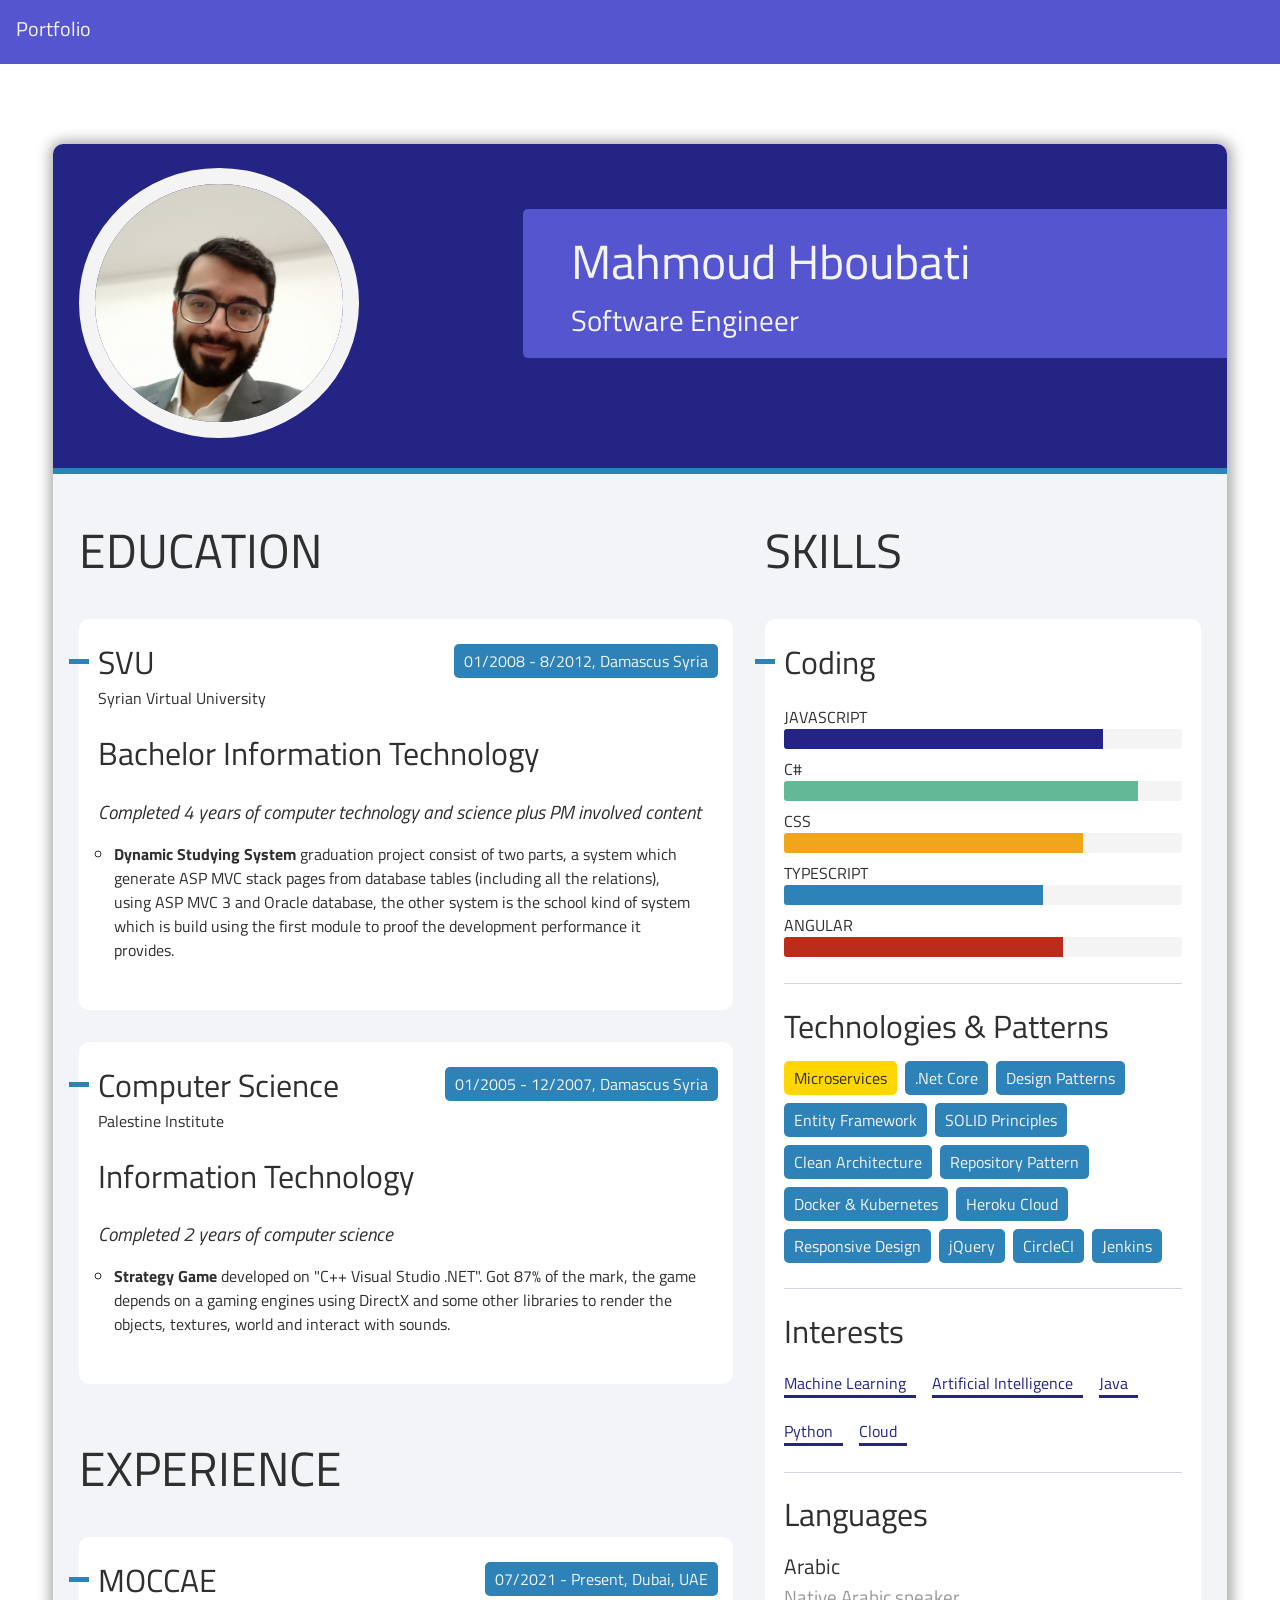
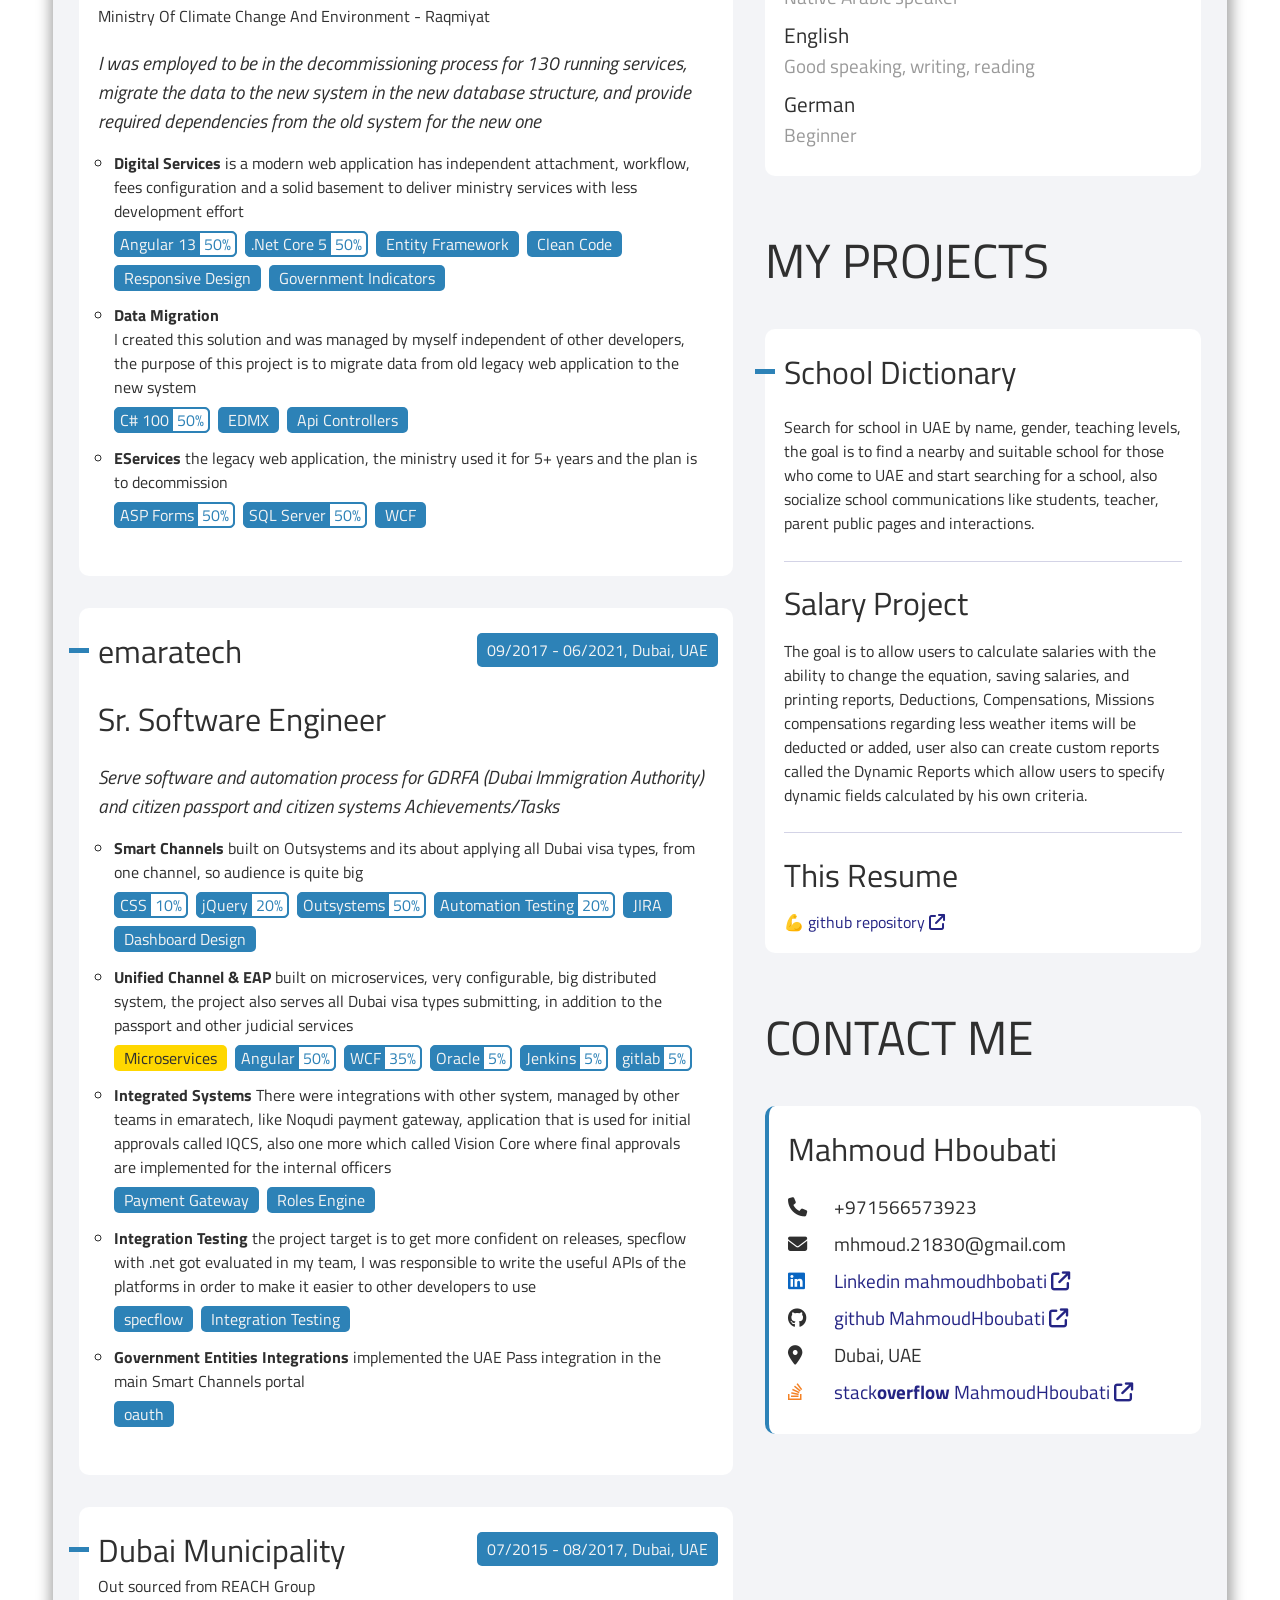
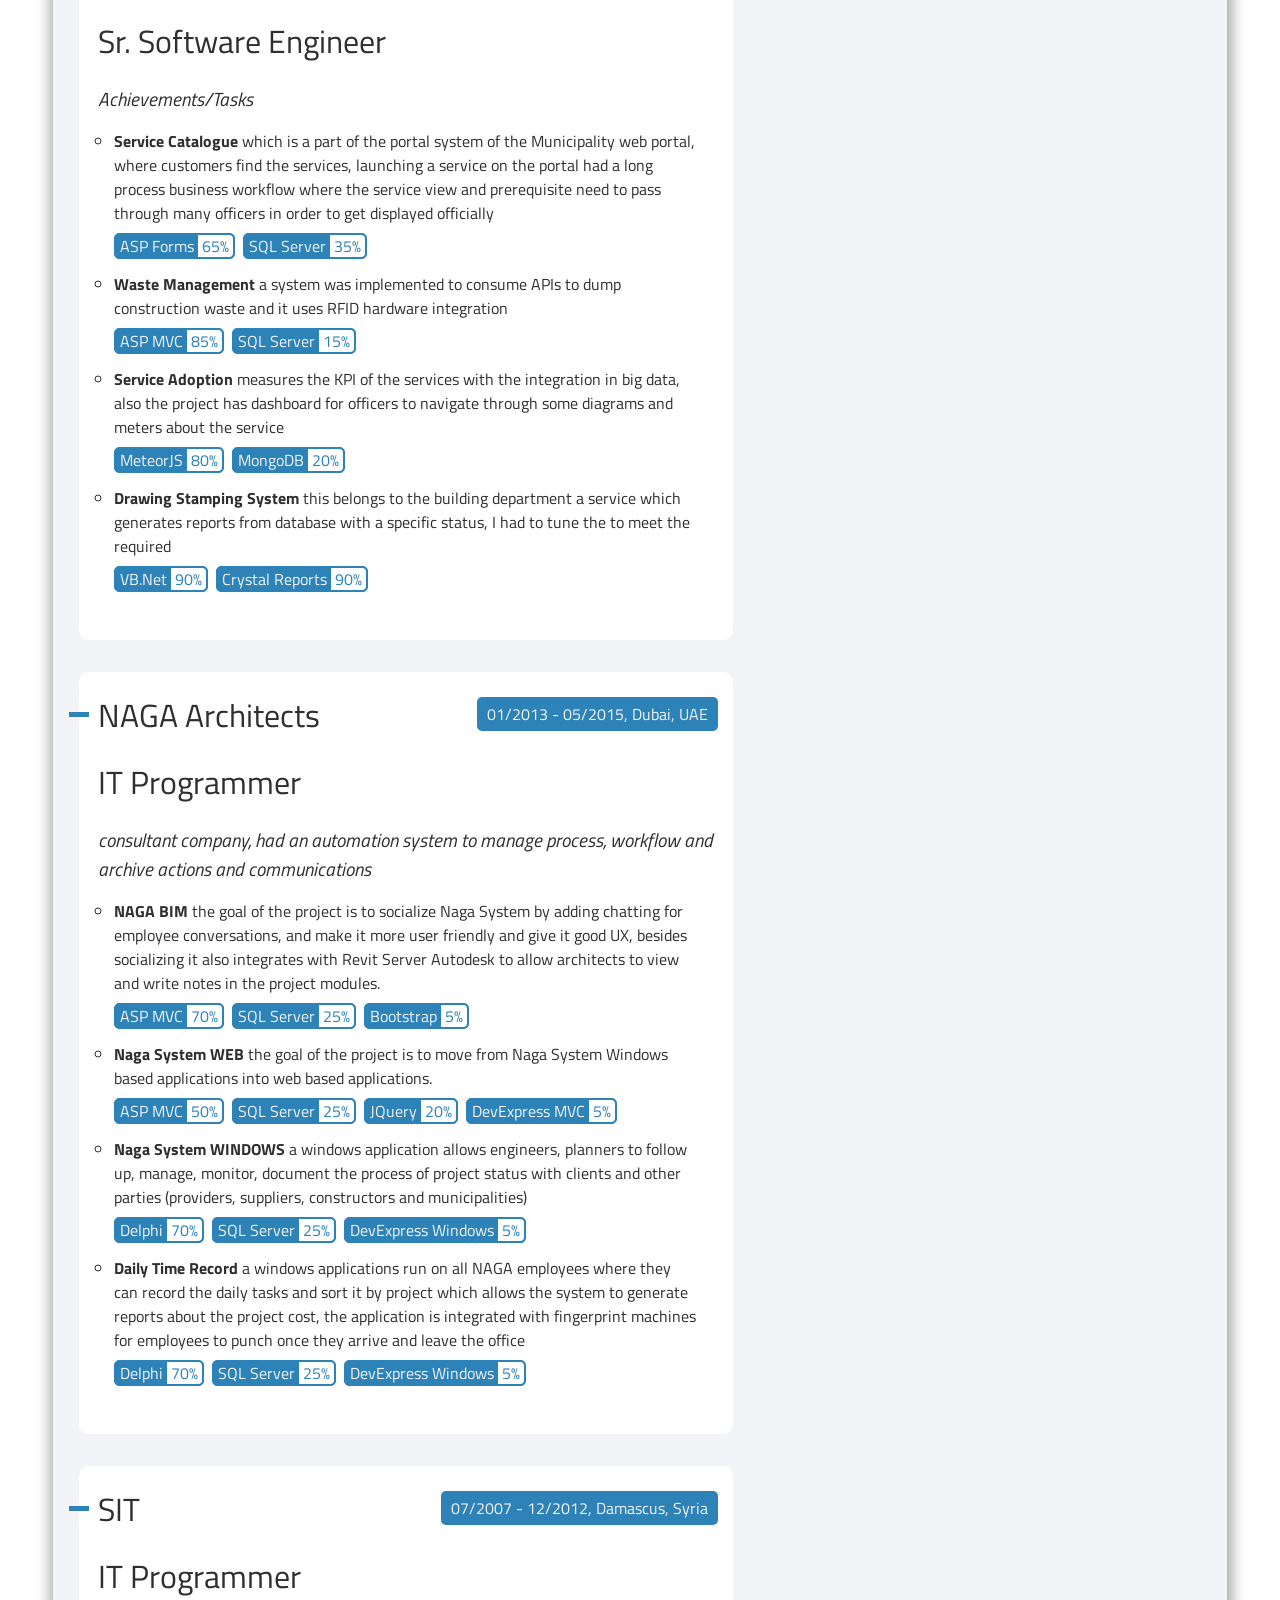
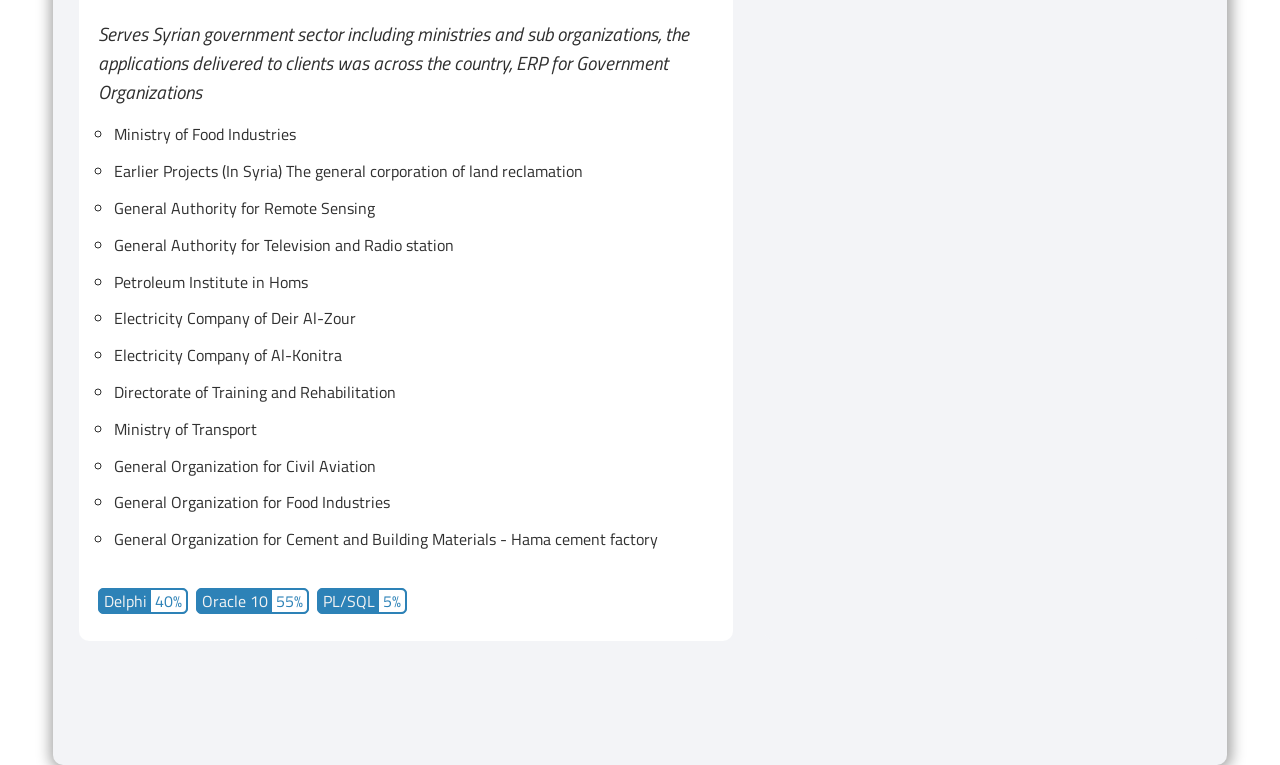
<file: index.html>
<!DOCTYPE html>
<html lang="en">
  <head>
    <meta charset="UTF-8" />
    <meta http-equiv="X-UA-Compatible" content="IE=edge" />
    <meta name="viewport" content="width=device-width" />
    <title>Mahmoud Hboubati - Portfolio</title>
    <link rel="stylesheet" href="./style.css" />
    <link
      rel="stylesheet"
      href="https://cdnjs.cloudflare.com/ajax/libs/font-awesome/6.1.1/css/all.min.css"
      integrity="sha512-KfkfwYDsLkIlwQp6LFnl8zNdLGxu9YAA1QvwINks4PhcElQSvqcyVLLD9aMhXd13uQjoXtEKNosOWaZqXgel0g=="
      crossorigin="anonymous"
      referrerpolicy="no-referrer"
    />
    <link rel="stylesheet" href="/assets/styles/animate.css" />
    <link rel="stylesheet" href="/assets/styles/print.css" />
    <link rel="stylesheet" href="/assets/styles/responsive.css" />
  </head>
  <body>
    <nav class="nav-bar">
      <a href="#" class="navbar-brand">Portfolio</a>
    </nav>
    <!-- <div class="background"></div> -->
    <main id="main-container" class="container">
      <section class="section section-head">
        <div class="avatar-container">
          <img class="avatar" src="assets/images/avatar.jpg" />
        </div>
        <div class="light x1"></div>
        <div class="light x2"></div>
        <div class="light x3"></div>
        <div class="light x4"></div>
        <div class="light x5"></div>
        <div class="light x6"></div>
        <div class="light x7"></div>
        <div class="light x8"></div>
        <div class="light x9"></div>
        <div class="section-head-line">
          Mahmoud Hboubati
          <small>Software Engineer</small>
        </div>
      </section>
      <section class="section section-body">
        <div class="side">
          <div class="side-header">Education</div>
          <div class="card">
            <div class="card-header">
              SVU<small>Syrian Virtual University</small>
            </div>
            <div class="card-header">Bachelor Information Technology</div>
            <div class="badge card-badge">01/2008 - 8/2012, Damascus Syria</div>
            <div class="card-body">
              <div class="card-brief">
                Completed 4 years of computer technology and science plus PM
                involved content
              </div>
              <ul class="list">
                <li class="list-item">
                  <span class="list-item-title">Dynamic Studying System</span>
                  graduation project consist of two parts, a system which
                  generate ASP MVC stack pages from database tables (including
                  all the relations), using ASP MVC 3 and Oracle database, the
                  other system is the school kind of system which is build using
                  the first module to proof the development performance it
                  provides.
                </li>
              </ul>
            </div>
          </div>
          <div class="card">
            <div class="card-header">
              Computer Science<small>Palestine Institute</small>
            </div>
            <div class="card-header">Information Technology</div>
            <div class="badge card-badge">
              01/2005 - 12/2007, Damascus Syria
            </div>
            <div class="card-body">
              <div class="card-brief">
                Completed 2 years of computer science
              </div>
              <ul class="list">
                <li class="list-item">
                  <span class="list-item-title">Strategy Game</span>
                  developed on "C++ Visual Studio .NET". Got 87% of the mark,
                  the game depends on a gaming engines using DirectX and some
                  other libraries to render the objects, textures, world and
                  interact with sounds.
                </li>
              </ul>
            </div>
          </div>
          <div class="side-header">Experience</div>
          <div class="card">
            <div class="card-header">
              MOCCAE
              <small
                >Ministry Of Climate Change And Environment - Raqmiyat</small
              >
            </div>
            <div class="card-header card-header-small"></div>
            <div class="badge card-badge">07/2021 - Present, Dubai, UAE</div>
            <div class="card-body">
              <div class="card-brief">
                I was employed to be in the decommissioning process for 130
                running services, migrate the data to the new system in the new
                database structure, and provide required dependencies from the
                old system for the new one
              </div>
              <ul class="list">
                <li class="list-item">
                  <span class="list-item-title"> Digital Services </span> is a
                  modern web application has independent attachment, workflow,
                  fees configuration and a solid basement to deliver ministry
                  services with less development effort
                  <div class="badge-container">
                    <div class="badge badge-has-extend badge-small">
                      Angular 13
                      <div class="badge-extend">50%</div>
                    </div>
                    <div class="badge badge-has-extend badge-small">
                      .Net Core 5
                      <div class="badge-extend">50%</div>
                    </div>
                    <div class="badge badge-small">Entity Framework</div>
                    <div class="badge badge-small">Clean Code</div>
                    <div class="badge badge-small">Responsive Design</div>
                    <div class="badge badge-small">Government Indicators</div>
                  </div>
                </li>
                <li class="list-item">
                  <div class="list-item-title">Data Migration</div>
                  I created this solution and was managed by myself independent
                  of other developers, the purpose of this project is to migrate
                  data from old legacy web application to the new system
                  <div class="badge-container">
                    <div class="badge badge-has-extend badge-small">
                      C# 100
                      <div class="badge-extend">50%</div>
                    </div>
                    <div class="badge badge-small">EDMX</div>
                    <div class="badge badge-small">Api Controllers</div>
                  </div>
                </li>
                <li class="list-item">
                  <span class="list-item-title"> EServices </span> the legacy
                  web application, the ministry used it for 5+ years and the
                  plan is to decommission
                  <div class="badge-container">
                    <div class="badge badge-has-extend badge-small">
                      ASP Forms
                      <div class="badge-extend">50%</div>
                    </div>
                    <div class="badge badge-has-extend badge-small">
                      SQL Server
                      <div class="badge-extend">50%</div>
                    </div>
                    <div class="badge badge-small">WCF</div>
                  </div>
                </li>
              </ul>
            </div>
          </div>
          <div class="card">
            <div class="card-header">emaratech</div>
            <div class="card-header">Sr. Software Engineer</div>
            <div class="badge card-badge">09/2017 - 06/2021, Dubai, UAE</div>
            <div class="card-body">
              <div class="card-brief">
                Serve software and automation process for GDRFA (Dubai
                Immigration Authority) and citizen passport and citizen systems
                Achievements/Tasks
              </div>
              <ul class="list">
                <li class="list-item">
                  <span class="list-item-title">Smart Channels</span>
                  built on Outsystems and its about applying all Dubai visa
                  types, from one channel, so audience is quite big
                  <div class="badge-container">
                    <div class="badge badge-has-extend badge-small">
                      CSS
                      <div class="badge-extend">10%</div>
                    </div>
                    <div class="badge badge-has-extend badge-small">
                      jQuery
                      <div class="badge-extend">20%</div>
                    </div>
                    <div class="badge badge-has-extend badge-small">
                      Outsystems
                      <div class="badge-extend">50%</div>
                    </div>
                    <div class="badge badge-has-extend badge-small">
                      Automation Testing
                      <div class="badge-extend">20%</div>
                    </div>
                    <div class="badge badge-small">JIRA</div>
                    <div class="badge badge-small">Dashboard Design</div>
                  </div>
                </li>
                <li class="list-item">
                  <span class="list-item-title">Unified Channel & EAP</span>
                  built on microservices, very configurable, big distributed
                  system, the project also serves all Dubai visa types
                  submitting, in addition to the passport and other judicial
                  services
                  <div class="badge-container">
                    <div class="badge badge-small badge-golden">
                      Microservices
                    </div>
                    <div class="badge badge-has-extend badge-small">
                      Angular
                      <div class="badge-extend">50%</div>
                    </div>
                    <div class="badge badge-has-extend badge-small">
                      WCF
                      <div class="badge-extend">35%</div>
                    </div>
                    <div class="badge badge-has-extend badge-small">
                      Oracle
                      <div class="badge-extend">5%</div>
                    </div>
                    <div class="badge badge-has-extend badge-small">
                      Jenkins
                      <div class="badge-extend">5%</div>
                    </div>
                    <div class="badge badge-has-extend badge-small">
                      gitlab
                      <div class="badge-extend">5%</div>
                    </div>
                  </div>
                </li>
                <li class="list-item">
                  <span class="list-item-title">Integrated Systems</span>
                  There were integrations with other system, managed by other
                  teams in emaratech, like Noqudi payment gateway, application
                  that is used for initial approvals called IQCS, also one more
                  which called Vision Core where final approvals are implemented
                  for the internal officers
                  <div class="badge-container">
                    <div class="badge badge-small">Payment Gateway</div>
                    <div class="badge badge-small">Roles Engine</div>
                  </div>
                </li>
                <li class="list-item">
                  <span class="list-item-title">Integration Testing</span>
                  the project target is to get more confident on releases,
                  specflow with .net got evaluated in my team, I was responsible
                  to write the useful APIs of the platforms in order to make it
                  easier to other developers to use
                  <div class="badge-container">
                    <div class="badge badge-small">specflow</div>
                    <div class="badge badge-small">Integration Testing</div>
                  </div>
                </li>
                <li class="list-item">
                  <span class="list-item-title"
                    >Government Entities Integrations</span
                  >
                  implemented the UAE Pass integration in the main Smart
                  Channels portal
                  <div class="badge-container">
                    <div class="badge badge-small">oauth</div>
                  </div>
                </li>
              </ul>
            </div>
          </div>
          <div class="card">
            <div class="card-header">
              Dubai Municipality <small>Out sourced from REACH Group</small>
            </div>
            <div class="card-header">Sr. Software Engineer</div>
            <div class="badge card-badge">07/2015 - 08/2017, Dubai, UAE</div>
            <div class="card-body">
              <div class="card-brief">Achievements/Tasks</div>
              <ul class="list">
                <li class="list-item">
                  <span class="list-item-title">Service Catalogue</span>
                  which is a part of the portal system of the Municipality web
                  portal, where customers find the services, launching a service
                  on the portal had a long process business workflow where the
                  service view and prerequisite need to pass through many
                  officers in order to get displayed officially
                  <div class="badge-container">
                    <div class="badge badge-has-extend badge-small">
                      ASP Forms
                      <div class="badge-extend">65%</div>
                    </div>
                    <div class="badge badge-has-extend badge-small">
                      SQL Server
                      <div class="badge-extend">35%</div>
                    </div>
                  </div>
                </li>
                <li class="list-item">
                  <span class="list-item-title">Waste Management</span>
                  a system was implemented to consume APIs to dump construction
                  waste and it uses RFID hardware integration
                  <div class="badge-container">
                    <div class="badge badge-has-extend badge-small">
                      ASP MVC
                      <div class="badge-extend">85%</div>
                    </div>
                    <div class="badge badge-has-extend badge-small">
                      SQL Server
                      <div class="badge-extend">15%</div>
                    </div>
                  </div>
                </li>
                <li class="list-item">
                  <span class="list-item-title">Service Adoption</span>
                  measures the KPI of the services with the integration in big
                  data, also the project has dashboard for officers to navigate
                  through some diagrams and meters about the service
                  <div class="badge-container">
                    <div class="badge badge-has-extend badge-small">
                      MeteorJS
                      <div class="badge-extend">80%</div>
                    </div>
                    <div class="badge badge-has-extend badge-small">
                      MongoDB
                      <div class="badge-extend">20%</div>
                    </div>
                  </div>
                </li>
                <li class="list-item">
                  <span class="list-item-title">Drawing Stamping System</span>
                  this belongs to the building department a service which
                  generates reports from database with a specific status, I had
                  to tune the to meet the required
                  <div class="badge-container">
                    <div class="badge badge-has-extend badge-small">
                      VB.Net
                      <div class="badge-extend">90%</div>
                    </div>
                    <div class="badge badge-has-extend badge-small">
                      Crystal Reports
                      <div class="badge-extend">90%</div>
                    </div>
                  </div>
                </li>
              </ul>
            </div>
          </div>
          <div class="card">
            <div class="card-header">NAGA Architects</div>
            <div class="card-header">IT Programmer</div>
            <div class="badge card-badge">01/2013 - 05/2015, Dubai, UAE</div>
            <div class="card-body">
              <div class="card-brief">
                consultant company, had an automation system to manage process,
                workflow and archive actions and communications
              </div>
              <ul class="list">
                <li class="list-item">
                  <span class="list-item-title">NAGA BIM</span>
                  the goal of the project is to socialize Naga System by adding
                  chatting for employee conversations, and make it more user
                  friendly and give it good UX, besides socializing it also
                  integrates with Revit Server Autodesk to allow architects to
                  view and write notes in the project modules.
                  <div class="badge-container">
                    <div class="badge badge-has-extend badge-small">
                      ASP MVC
                      <div class="badge-extend">70%</div>
                    </div>
                    <div class="badge badge-has-extend badge-small">
                      SQL Server
                      <div class="badge-extend">25%</div>
                    </div>
                    <div class="badge badge-has-extend badge-small">
                      Bootstrap
                      <div class="badge-extend">5%</div>
                    </div>
                  </div>
                </li>
                <li class="list-item">
                  <span class="list-item-title">Naga System WEB</span>
                  the goal of the project is to move from Naga System Windows
                  based applications into web based applications.
                  <div class="badge-container">
                    <div class="badge badge-has-extend badge-small">
                      ASP MVC
                      <div class="badge-extend">50%</div>
                    </div>
                    <div class="badge badge-has-extend badge-small">
                      SQL Server
                      <div class="badge-extend">25%</div>
                    </div>
                    <div class="badge badge-has-extend badge-small">
                      JQuery
                      <div class="badge-extend">20%</div>
                    </div>
                    <div class="badge badge-has-extend badge-small">
                      DevExpress MVC
                      <div class="badge-extend">5%</div>
                    </div>
                  </div>
                </li>
                <li class="list-item">
                  <span class="list-item-title">Naga System WINDOWS</span>
                  a windows application allows engineers, planners to follow up,
                  manage, monitor, document the process of project status with
                  clients and other parties (providers, suppliers, constructors
                  and municipalities)
                  <div class="badge-container">
                    <div class="badge badge-has-extend badge-small">
                      Delphi
                      <div class="badge-extend">70%</div>
                    </div>
                    <div class="badge badge-has-extend badge-small">
                      SQL Server
                      <div class="badge-extend">25%</div>
                    </div>
                    <div class="badge badge-has-extend badge-small">
                      DevExpress Windows
                      <div class="badge-extend">5%</div>
                    </div>
                  </div>
                </li>
                <li class="list-item">
                  <span class="list-item-title">Daily Time Record </span>
                  a windows applications run on all NAGA employees where they
                  can record the daily tasks and sort it by project which allows
                  the system to generate reports about the project cost, the
                  application is integrated with fingerprint machines for
                  employees to punch once they arrive and leave the office
                  <div class="badge-container">
                    <div class="badge badge-has-extend badge-small">
                      Delphi
                      <div class="badge-extend">70%</div>
                    </div>
                    <div class="badge badge-has-extend badge-small">
                      SQL Server
                      <div class="badge-extend">25%</div>
                    </div>
                    <div class="badge badge-has-extend badge-small">
                      DevExpress Windows
                      <div class="badge-extend">5%</div>
                    </div>
                  </div>
                </li>
              </ul>
            </div>
          </div>
          <div class="card">
            <div class="card-header">SIT</div>
            <div class="card-header">IT Programmer</div>
            <div class="badge card-badge">
              07/2007 - 12/2012, Damascus, Syria
            </div>
            <div class="card-body">
              <div class="card-brief">
                Serves Syrian government sector including ministries and sub
                organizations, the applications delivered to clients was across
                the country, ERP for Government Organizations
              </div>
              <ul class="list">
                <li class="list-item">Ministry of Food Industries</li>
                <li class="list-item">
                  Earlier Projects (In Syria) The general corporation of land
                  reclamation
                </li>
                <li class="list-item">General Authority for Remote Sensing</li>
                <li class="list-item">
                  General Authority for Television and Radio station
                </li>
                <li class="list-item">Petroleum Institute in Homs</li>
                <li class="list-item">Electricity Company of Deir Al-Zour</li>
                <li class="list-item">Electricity Company of Al-Konitra</li>
                <li class="list-item">
                  Directorate of Training and Rehabilitation
                </li>
                <li class="list-item">Ministry of Transport</li>
                <li class="list-item">
                  General Organization for Civil Aviation
                </li>
                <li class="list-item">
                  General Organization for Food Industries
                </li>
                <li class="list-item">
                  General Organization for Cement and Building Materials - Hama
                  cement factory
                </li>
              </ul>
              <div class="badge-container">
                <div class="badge badge-has-extend badge-small">
                  Delphi
                  <div class="badge-extend">40%</div>
                </div>
                <div class="badge badge-has-extend badge-small">
                  Oracle 10
                  <div class="badge-extend">55%</div>
                </div>
                <div class="badge badge-has-extend badge-small">
                  PL/SQL
                  <div class="badge-extend">5%</div>
                </div>
              </div>
            </div>
          </div>
        </div>
        <div class="side side-small">
          <div class="side-header">Skills</div>
          <div class="card">
            <div class="card-header">Coding</div>
            <div class="card-body">
              <div class="progress-container">
                <div class="progress-title">Javascript</div>
                <div class="progress progress-primary">
                  <span class="progress-indicator" data-value="80"></span>
                </div>
              </div>
              <div class="progress-container">
                <div class="progress-title">C#</div>
                <div class="progress progress-success">
                  <span class="progress-indicator" data-value="89"></span>
                </div>
              </div>
              <div class="progress-container">
                <div class="progress-title">CSS</div>
                <div class="progress progress-default">
                  <span class="progress-indicator" data-value="75"></span>
                </div>
              </div>
              <div class="progress-container">
                <div class="progress-title">Typescript</div>
                <div class="progress progress-secondary">
                  <span class="progress-indicator" data-value="65"></span>
                </div>
              </div>
              <div class="progress-container">
                <div class="progress-title">Angular</div>
                <div class="progress progress-danger">
                  <span class="progress-indicator" data-value="70"></span>
                </div>
              </div>

              <!-- <div class="wrap-circles">
                <div class="circle" data-value="10" data-bg="var(--light)" data-color="var(--primary)">
                  <div class="inner"></div>
                </div>
                <div class="circle" data-value="25" data-bg="var(--light)" data-color="green">
                  <div class="inner">C#</div>
                </div>
                <div class="circle" data-value="50" data-bg="var(--light)" data-color="blue">
                  <div class="inner"></div>
                </div>
                <div class="circle" data-value="75" data-bg="var(--light)" data-color="yellow">
                  <div class="inner"></div>
                </div>
                <div class="circle" data-value="100" data-bg="var(--light)" data-color="grey">
                  <div class="inner"></div>
                </div>
              </div> -->
            </div>
            <div class="card-separator"></div>
            <div class="card-header">Technologies & Patterns</div>
            <div class="card-body">
              <div class="badge-container">
                <div class="badge badge-golden">Microservices</div>

                <div class="badge">.Net Core</div>
                <div class="badge">Design Patterns</div>
                <div class="badge">Entity Framework</div>
                <div class="badge">SOLID Principles</div>
                <div class="badge">Clean Architecture</div>
                <div class="badge">Repository Pattern</div>

                <div class="badge">Docker & Kubernetes</div>
                <div class="badge">Heroku Cloud</div>
                <div class="badge">Responsive Design</div>
                <div class="badge">jQuery</div>
                <div class="badge">CircleCI</div>
                <div class="badge">Jenkins</div>
              </div>
            </div>

            <div class="card-separator"></div>
            <div class="card-header">Interests</div>
            <div class="card-body">
              <div class="badge-container gap-1">
                <div class="badge badge-primary badge-underlined">
                  Machine Learning
                </div>
                <div class="badge badge-primary badge-underlined">
                  Artificial Intelligence
                </div>
                <div class="badge badge-primary badge-underlined">Java</div>
                <div class="badge badge-primary badge-underlined">Python</div>
                <div class="badge badge-primary badge-underlined">Cloud</div>
              </div>
            </div>

            <div class="card-separator"></div>
            <div class="card-header">Languages</div>

            <div class="card-body">
              <div class="detail fd-column align-items-start">
                <div class="detail-title">Arabic</div>
                <div class="detail-value color-faded">
                  Native Arabic speaker
                </div>
              </div>
              <div class="detail fd-column align-items-start">
                <div class="detail-title">English</div>
                <div class="detail-value color-faded">
                  Good speaking, writing, reading
                </div>
              </div>
              <div class="detail fd-column align-items-start">
                <div class="detail-title">German</div>
                <div class="detail-value color-faded">Beginner</div>
              </div>
            </div>
          </div>
          <div class="side-header">My Projects</div>
          <div class="card">
            <div class="card-header">School Dictionary</div>
            <div class="card-body">
              Search for school in UAE by name, gender, teaching levels, the
              goal is to find a nearby and suitable school for those who come to
              UAE and start searching for a school, also socialize school
              communications like students, teacher, parent public pages and
              interactions.
            </div>
            <div class="card-separator"></div>
            <div class="card-header">Salary Project</div>
            <div class="card-body">
              The goal is to allow users to calculate salaries with the ability
              to change the equation, saving salaries, and printing reports,
              Deductions, Compensations, Missions compensations regarding less
              weather items will be deducted or added, user also can create
              custom reports called the Dynamic Reports which allow users to
              specify dynamic fields calculated by his own criteria.
            </div>
            <div class="card-separator"></div>
            <div class="card-header">This Resume</div>
            <div class="card-body">
              💪
              <a
                href="https://github.com/MahmoudHboubati/portfolio"
                target="_blank"
                >github repository
                <i class="fa-solid fa-arrow-up-right-from-square"></i
              ></a>
            </div>
          </div>
          <div class="side-header">Contact Me</div>
          <div class="card card-side-border">
            <div class="card-header">Mahmoud Hboubati</div>
            <div class="card-body">
              <div class="detail gap-1">
                <div class="detail-icon">
                  <i class="fa-solid fa-phone"></i>
                </div>
                <div class="detail-value">+971566573923</div>
              </div>
              <div class="detail gap-1">
                <div class="detail-icon">
                  <i class="fa-solid fa-envelope"></i>
                </div>
                <div class="detail-value">mhmoud.21830@gmail.com</div>
              </div>
              <div class="detail color-linkedin gap-1">
                <div class="detail-icon">
                  <i class="fa-brands fa-linkedin"></i>
                </div>
                <div class="detail-value">
                  <a
                    href="https://www.linkedin.com/in/mahmoudhbobati/"
                    target="_blank"
                    >Linkedin mahmoudhbobati
                    <i class="fa-solid fa-arrow-up-right-from-square"></i
                  ></a>
                </div>
              </div>
              <div class="detail gap-1">
                <div class="detail-icon">
                  <i class="fa-brands fa-github"></i>
                </div>
                <div class="detail-value">
                  <a href="https://github.com/MahmoudHboubati"
                    >github MahmoudHboubati
                    <i class="fa-solid fa-arrow-up-right-from-square"></i
                  ></a>
                </div>
              </div>
              <div class="detail gap-1">
                <div class="detail-icon">
                  <i class="fa-solid fa-location-dot"></i>
                </div>
                <div class="detail-value">Dubai, UAE</div>
              </div>
              <div class="detail color-stackoverflow gap-1">
                <div class="detail-icon">
                  <i class="fa-brands fa-stack-overflow"></i>
                </div>
                <div class="detail-value">
                  <a
                    href="https://stackoverflow.com/users/2808137/mahmoud-hboubati"
                    >stack<b>overflow</b> MahmoudHboubati
                    <i class="fa-solid fa-arrow-up-right-from-square"></i
                  ></a>
                </div>
              </div>
            </div>
          </div>
        </div>
      </section>
    </main>
  </body>
  <script src="index.js"></script>
</html>
</file>
<file: style.css>
@import url("https://fonts.googleapis.com/css2?family=Titillium+Web&display=swap");

:root {
  --base-color: #fffbfb;
  --light: #f4f4f4;
  --dark: #2f2f2f;
  --primary: #242484;
  --primary-light: #5555d0;
  --secondary: #2d82b7;

  --default: rgb(240, 165, 28);

  --faded: rgb(153, 153, 153);

  --bg: #f3f4f7;

  --success: #63b995;
  --warning: #f15946;
  --danger: #bc2c1a;

  --golden: gold;
}

* {
  box-sizing: border-box;
}

html,
body {
  height: 100%;
}

body {
  font-size: 16px;
  font-family: "Titillium Web", sans-serif;
  color: var(--dark);
  margin: 0;
}

h1 {
  font-size: 1.8rem;
}

a {
  color: var(--primary);
  text-decoration: none;
  background-color: transparent;
}

.container {
  max-width: 80vw;
  min-height: 150vh;
  margin: 0 auto;
}

main.container {
  border-radius: 10px;
  background-color: var(--bg);
  margin-top: 5rem;
  box-shadow: 1px 1px 14px 4px #a7a7a7;
  max-width: 1174px;
  padding-bottom: 100px;
}

.section {
  padding: 1.5rem 1.6rem;
}

.section.section-head {
  color: var(--light);
  background-color: var(--primary);
  border-top-left-radius: 10px;
  border-top-right-radius: 10px;
  position: relative;
  border-bottom: 6px solid var(--secondary);
}

.section.section-head .section-head-line {
  position: absolute;
  top: 20%;
  right: 0;
  width: 60%;
  max-width: 60%;
  background-color: var(--primary-light);
  font-size: 3rem;
  padding: 1rem 3rem;
  border-top-left-radius: 5px;
  border-bottom-left-radius: 5px;
}

.section.section-head .section-head-line small {
  display: block;
  font-size: 1.8rem;
}

.section.section-body {
  display: flex;
  flex-direction: row;
  gap: 2rem;
}

.side {
  width: 60%;
  background-color: var(--bg);
  display: flex;
  flex-direction: column;
  border-radius: 10px;
  gap: 2rem;
}

.side-header {
  font-size: 3rem;
  text-transform: uppercase;
  margin-top: 1rem;
}

.side.side-small {
  width: 40%;
}

.avatar {
  width: 25%;
  border-radius: 50%;
  border: 1rem solid var(--light);
}

.badge-container {
  margin: 0.5rem 0;
  display: flex;
  flex-wrap: wrap;
  gap: 0.5rem;
}

.badge {
  color: var(--light);
  background: var(--secondary);
  padding: 5px 10px;
  border-radius: 5px;
  width: fit-content;
}

.badge.badge-golden {
  color: var(--dark);
  background-color: var(--golden);
}

.badge-small {
  line-height: 1rem;
  font-size: 1rem;
}

.badge-default {
  background-color: var(--default);
  color: var(--dark);
}

.badge-outlined {
  background-color: transparent;
  border: solid 1px var(--primary);
}

.badge-default.badge-outlined {
  border: solid 1px var(--default);
}

.badge-primary.badge-outlined {
  border: solid 1px var(--primary);
  color: var(--primary);
}

.badge-underlined {
  border: none;
  border-bottom: solid 3px var(--primary);
  background-color: transparent;
  color: var(--primary);
  border-radius: 0;
  padding-left: 0;
  padding-bottom: 0;
}

.badge-has-extend {
  padding: 1px 1px 1px 5px;
  border: solid 1px var(--secondary);
}

.badge-extend {
  display: inline-block;
  background: white;
  color: var(--secondary);
  padding: 3px 4px;
  border-top-right-radius: 4px;
  border-bottom-right-radius: 4px;
}

.card {
  background-color: white;
  padding: 1.2rem;
  border-radius: 10px;
  position: relative;
  box-shadow: 1 1 grey;
}

.card:not(.card-side-border):after {
  content: "";
  width: 20px;
  height: 5px;
  background-color: var(--secondary);
  position: absolute;
  top: 40px;
  left: -10px;
}

.card-header {
  font-size: 2rem;
  margin-top: 1.2rem;
  margin-bottom: 1.2rem;
}

.card .card-header:nth-child(1) {
  margin-top: 0;
}

.card-header small {
  font-size: 1rem;
  margin-bottom: 0;
  display: block;
}

.card-brief {
  font-style: italic;
  font-size: 1.2rem;
}

.card-body {
  margin: 0;
}

.card-badge {
  position: absolute;
  top: 25px;
  right: 15px;
}

.card-separator {
  width: 100%;
  height: 1px;
  border-top: solid 1px var(--primary);
  margin: 1.6rem 0px;
  opacity: 0.2;
}

.card-separator + .card-header {
  margin-top: 0;
  line-height: 1;
}

.card-side-border {
  border-left: 4px solid var(--secondary);
}

.detail {
  display: flex;
  align-items: center;
  font-size: 1.2rem;
  margin: 0.5rem 0;
}

.detail-icon {
  min-width: 30px;
}

.detail .detail-title {
  font-size: 1.3rem;
}

.detail .detail-value a {
  text-decoration: none;
}

.list {
  padding: 1rem 1rem;
  margin: 0;
}

.list-item {
  margin: 0 0 0.8rem 0;
  list-style: circle;
}

.list-item-title {
  font-weight: bold;
}

.progress-container {
  margin: 0.5rem 0;
}

.progress-title {
  text-transform: uppercase;
}

.progress {
  height: 20px;
  border-radius: 3px;
  overflow: hidden;
  position: relative;
  background-color: var(--light);
}

.progress .progress-indicator {
  height: 100%;
  display: block;
  width: 0;
  color: var(--base-color);
  line-height: 20px;
  position: absolute;
  text-align: end;
  padding-right: 5px;
  font-size: 0.9rem;
}

.progress-primary .progress-indicator {
  background-color: var(--primary);
}
.progress-primary-light .progress-indicator {
  background-color: var(--primary-light);
}
.progress-secondary .progress-indicator {
  background-color: var(--secondary);
}
.progress-default .progress-indicator {
  background-color: var(--default);
}
.progress-warning .progress-indicator {
  background-color: var(--warning);
}
.progress-danger .progress-indicator {
  background-color: var(--danger);
}

.progress-success .progress-indicator {
  background-color: var(--success);
}

.wrap-circles {
  display: flex;
  flex-wrap: wrap;
}

.circle {
  position: relative;
  width: 6rem;
  height: 6rem;
  margin: 0.5rem;
  border-radius: 50%;
  background: var(--primary);
  overflow: hidden;
}

.circle .inner {
  display: flex;
  justify-content: center;
  align-items: center;
  position: absolute;
  top: 50%;
  left: 50%;
  transform: translate(-50%, -50%);
  width: 4rem;
  height: 4rem;
  background: var(--base-color);
  border-radius: 50%;
  font-size: 1.2em;
  font-weight: 300;
}

.d-flex {
  display: flex;
}

.fd-column {
  flex-direction: column !important;
}

.fd-row {
  flex-direction: row !important;
}

.fw-wrap {
  flex-wrap: wrap;
}

.align-items-start {
  align-items: flex-start !important;
}

.gap-1 {
  gap: 1rem;
}

.gap-small {
  gap: 0.5rem;
}

.color-faded {
  color: var(--faded);
}

.color-linkedin {
  color: #0a66c2;
}

.color-stackoverflow {
  color: #f48225;
}

.background {
  background-color: var(--light);
  top: 0;
  bottom: 0;
  left: 0;
  right: 0;
  height: 100%;
  margin: 0;
  position: fixed;
  z-index: -1;
  background-image: url(assets/images/pattern.png);
  background-size: 30rem;
  opacity: 0.2;
}

span.highlight {
  background-color: var(--golden);
  padding: 0 2px;
  border-radius: 2px;
}

.nav-bar {
  background-color: var(--primary-light);
  min-height: 4rem;
  color: var(--light);
  padding: 0.5rem 1rem;
  display: flex;
}

.nav-bar * {
  color: var(--light);
}

.navbar-brand {
  display: inline-block;
  padding-top: 0.3125rem;
  padding-bottom: 0.3125rem;
  margin-right: 1rem;
  font-size: 1.25rem;
  line-height: inherit;
  white-space: nowrap;
}
</file>
<file: assets/styles/print.css>
@media print {
  body {
    font-size: 10pt;
    background-color: var(--bg);
  }

  main.container {
    max-width: unset;
    margin-top: 0;
    box-shadow: none;
  }

  div {
    break-inside: avoid;
  }

  .nav-bar {
    display: none;
  }
}
</file>
<file: assets/styles/responsive.css>
/* Extra small devices (phones, 600px and down) */
@media only screen and (max-width: 600px) {
}

/* Small devices (portrait tablets and large phones, 600px and up) */
@media only screen and (min-width: 600px) {
}

/* Medium devices (landscape tablets, 768px and up) */
@media only screen and (max-width: 768px) {
}

/* Large devices (laptops/desktops, 992px and up) */
@media only screen and (max-width: 992px) {
  html,
  body {
    height: auto;
  }

  body {
    margin: 0;
  }

  .section {
    padding: 1rem 1rem;
  }

  .section.section-head {
    padding: 1rem 0rem;
    border-radius: 0;
  }

  .section.section-head .section-head-line {
    position: static;
    width: 100%;
    max-width: none;
    border-radius: 0;
    font-size: 2rem;
    text-align: center;
  }

  .section.section-head .section-head-line small {
    font-size: 1.5rem;
  }

  .avatar {
    width: 40vw;
    border-width: 0.5rem;
  }

  .avatar-container {
    text-align: center;
  }

  .side {
    width: 100%;
  }

  .side.side-small {
    width: 100%;
  }

  .card-badge {
    width: 100%;
    position: static;
  }

  .container {
    width: 100%;
    margin: 0;
  }

  .section.section-body {
    flex-direction: column;
  }
}

/* Extra large devices (large laptops and desktops, 1200px and up) */
@media only screen and (min-width: 1200px) {
}
</file>
